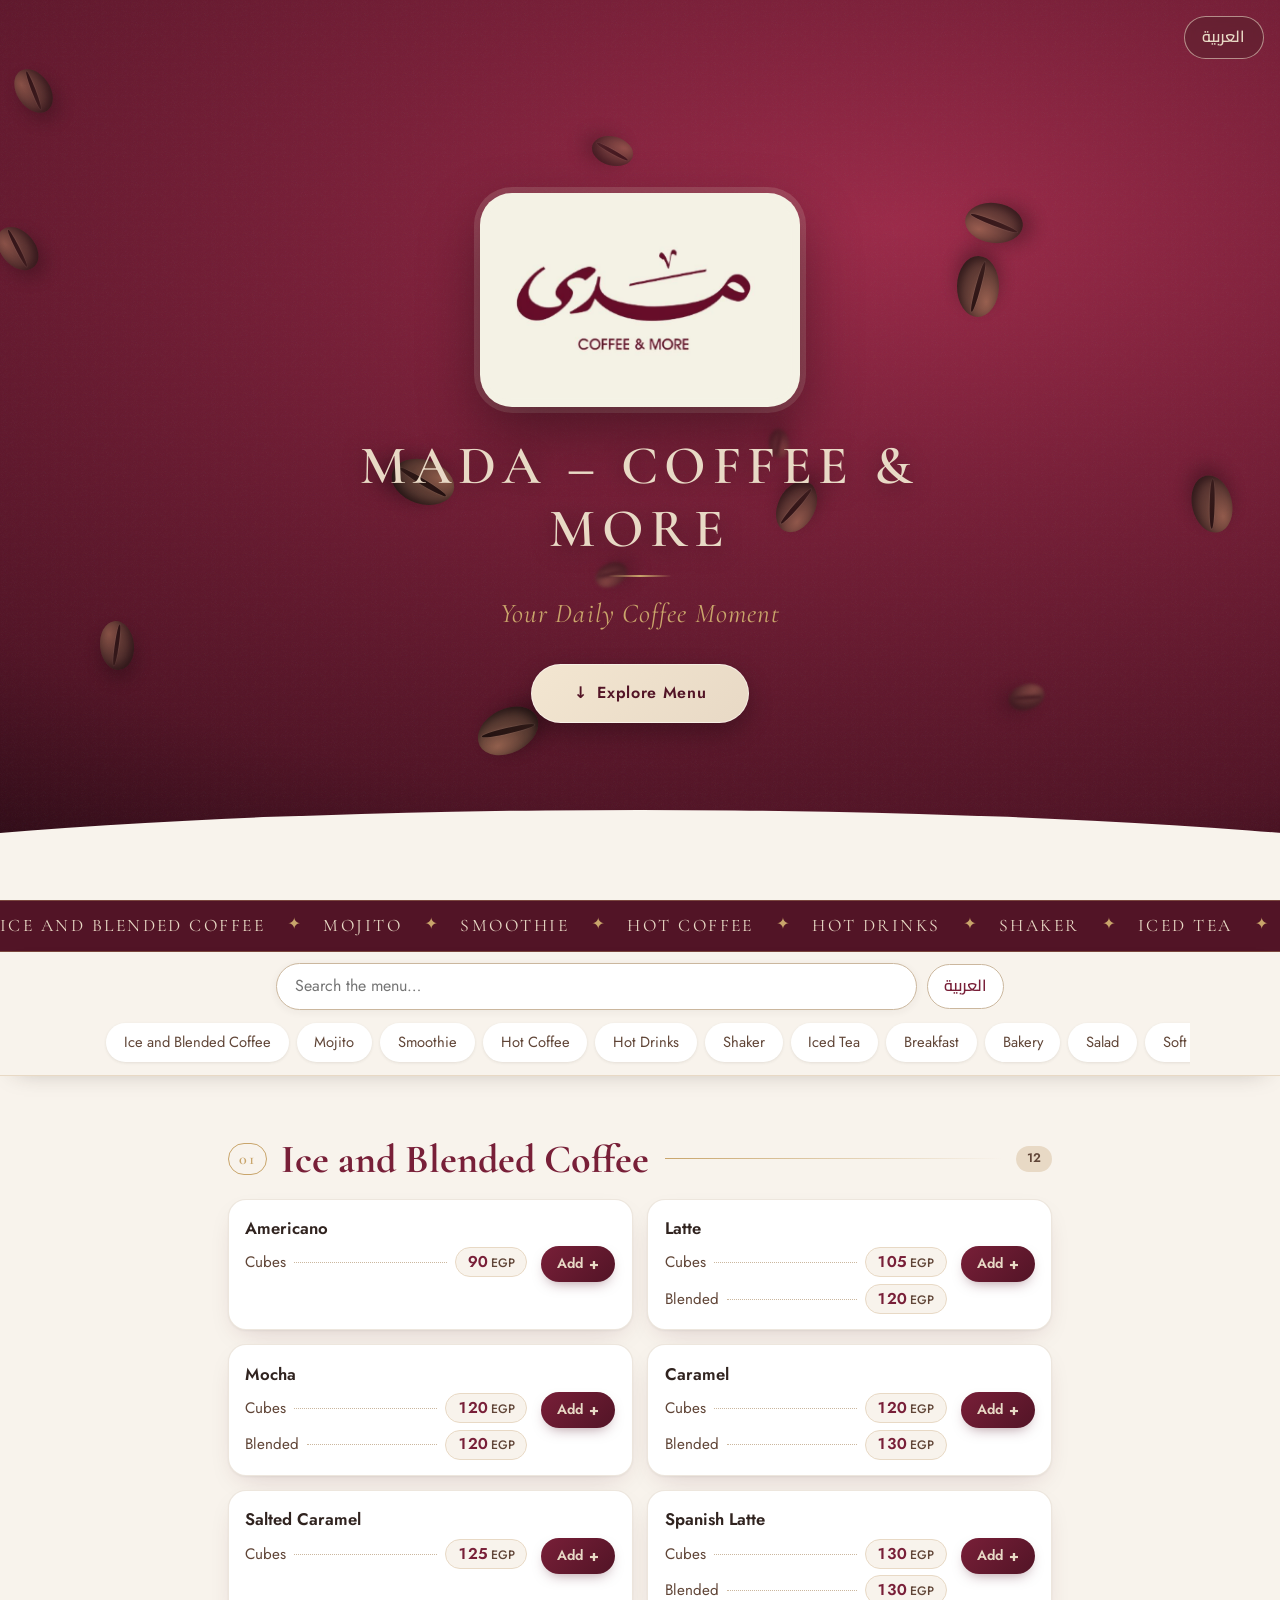
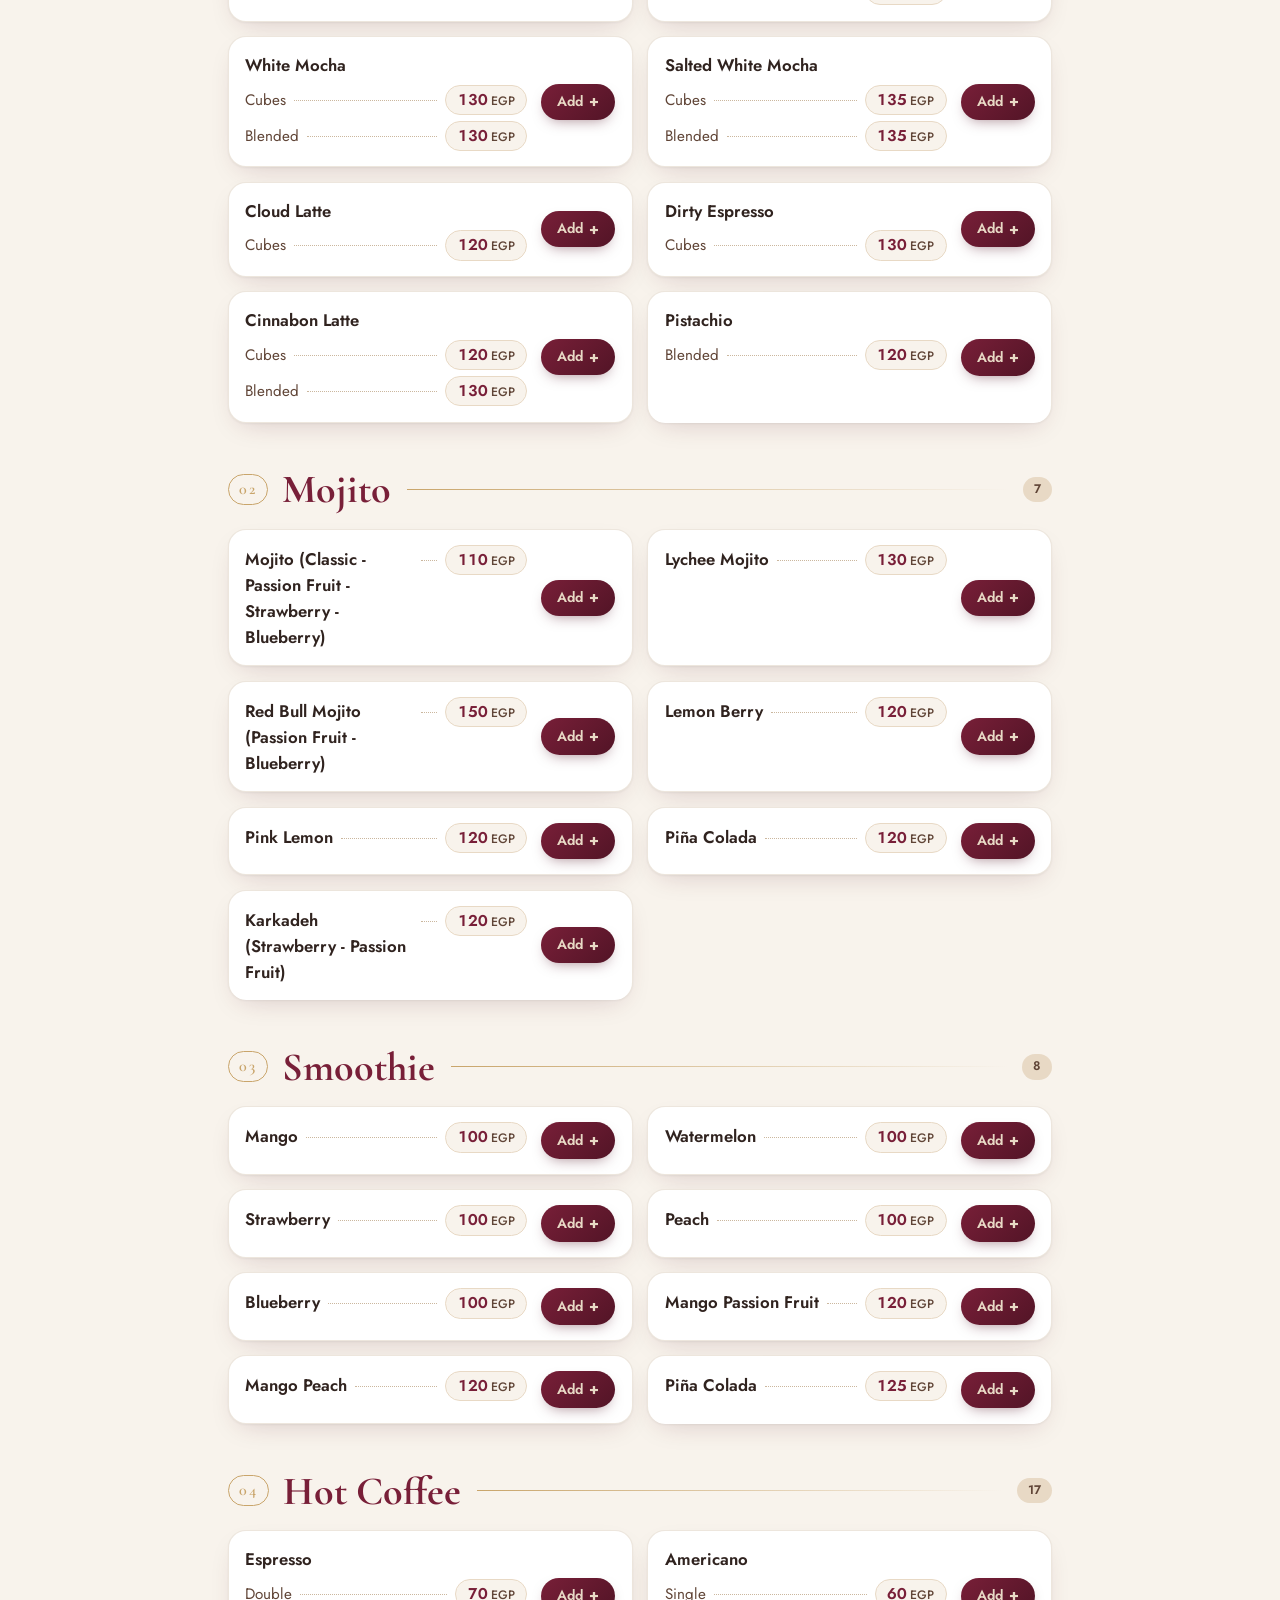
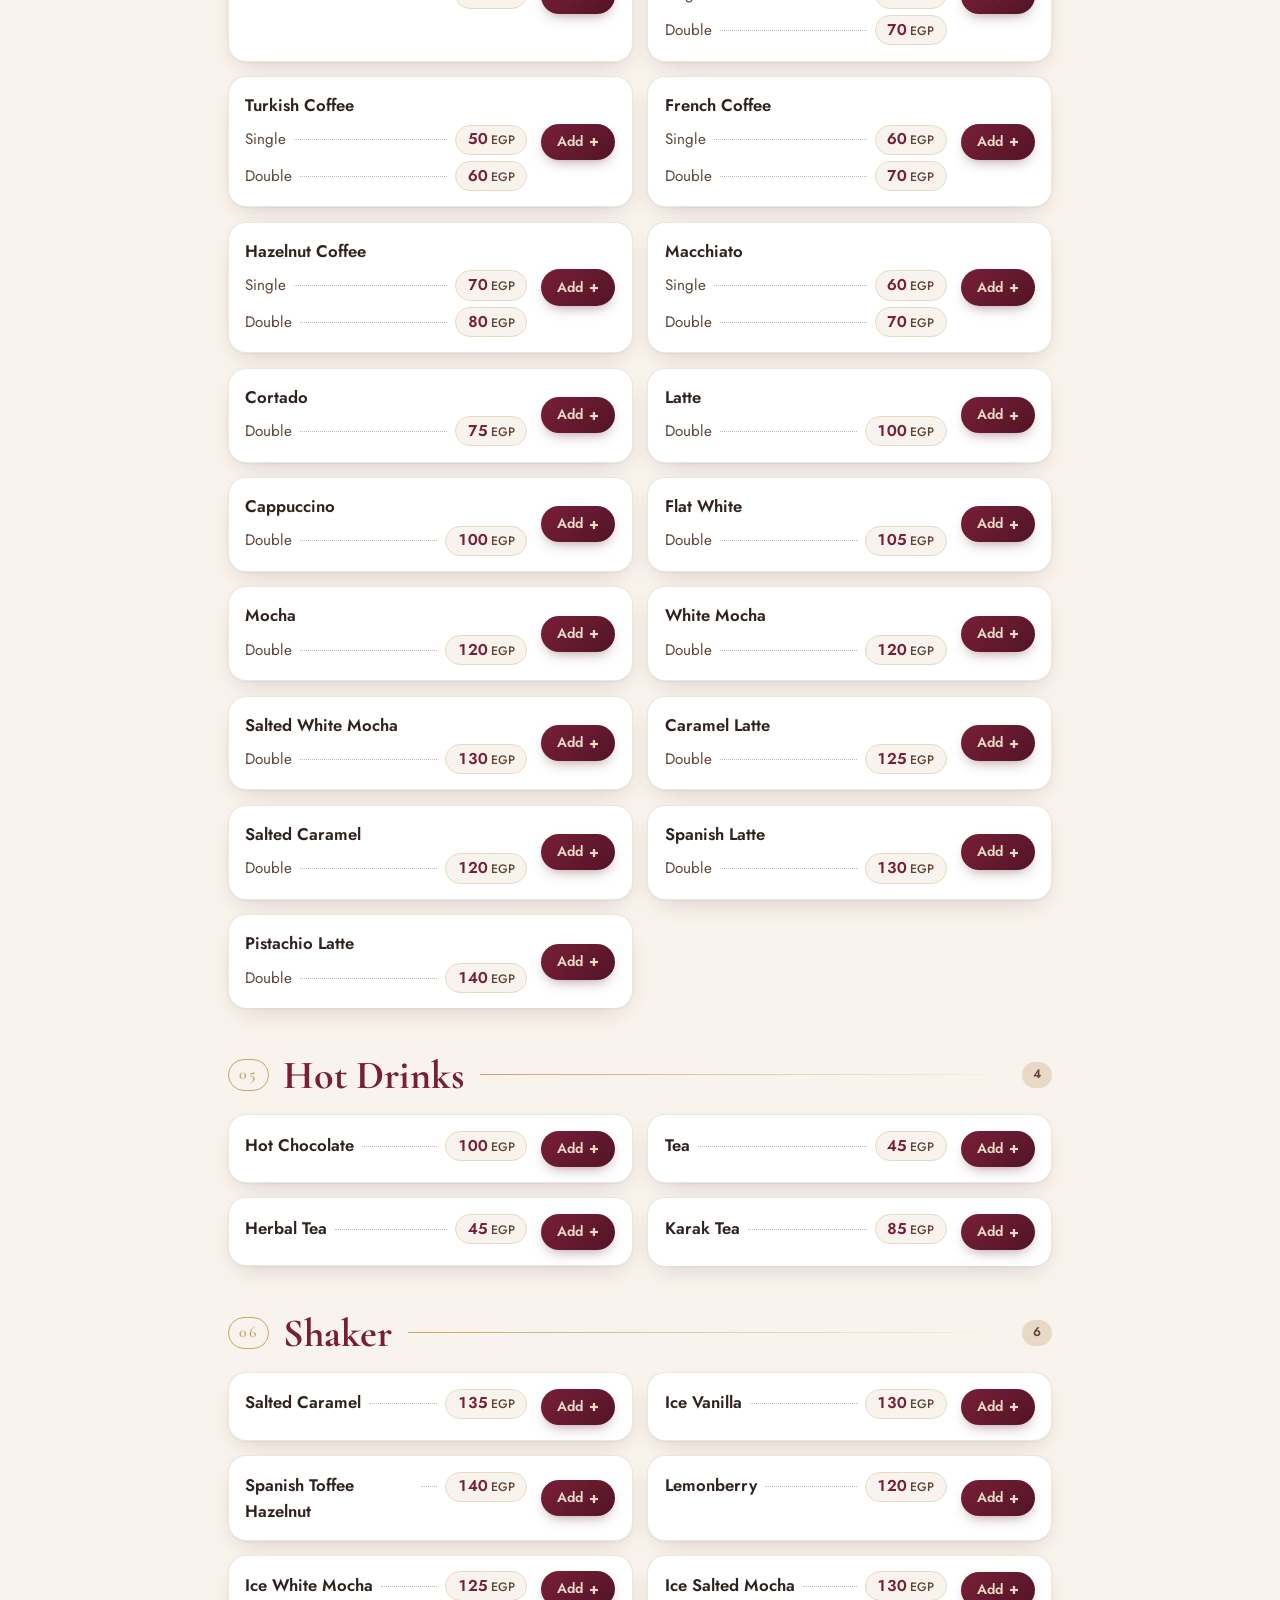
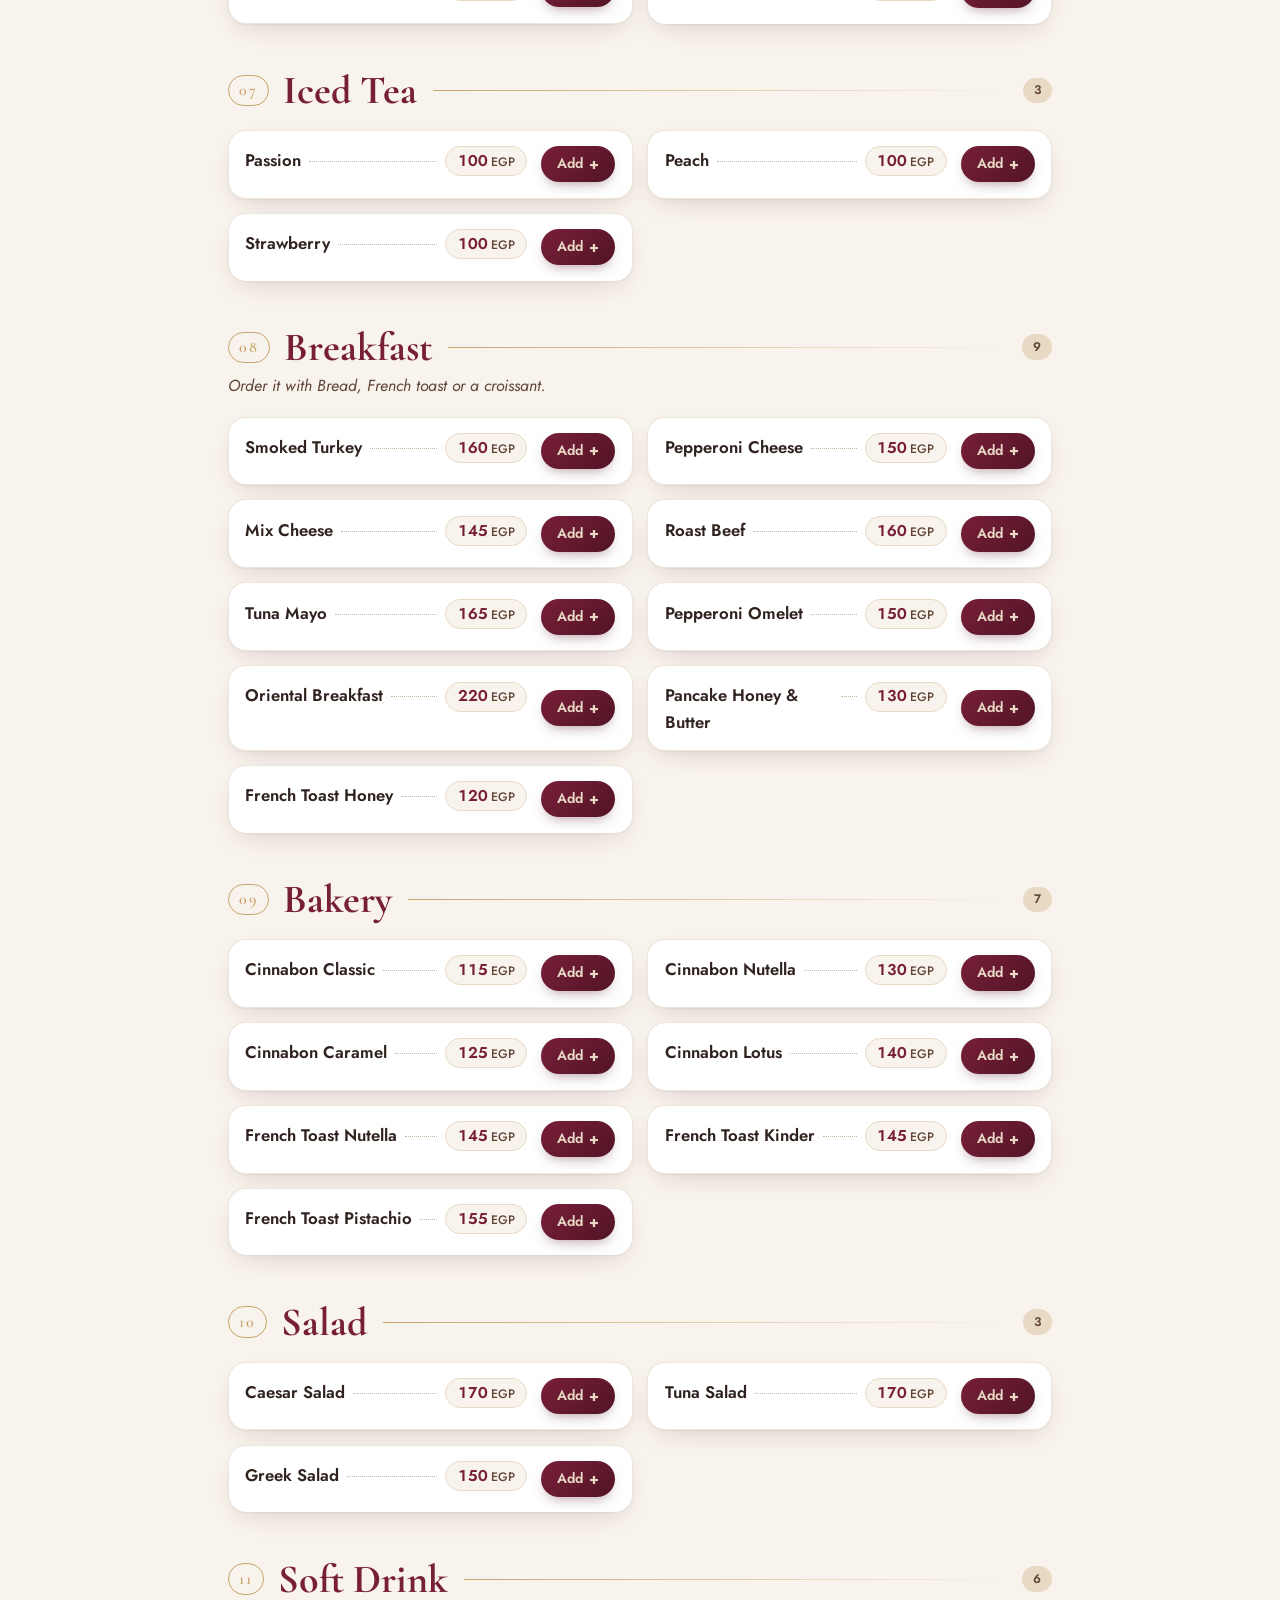
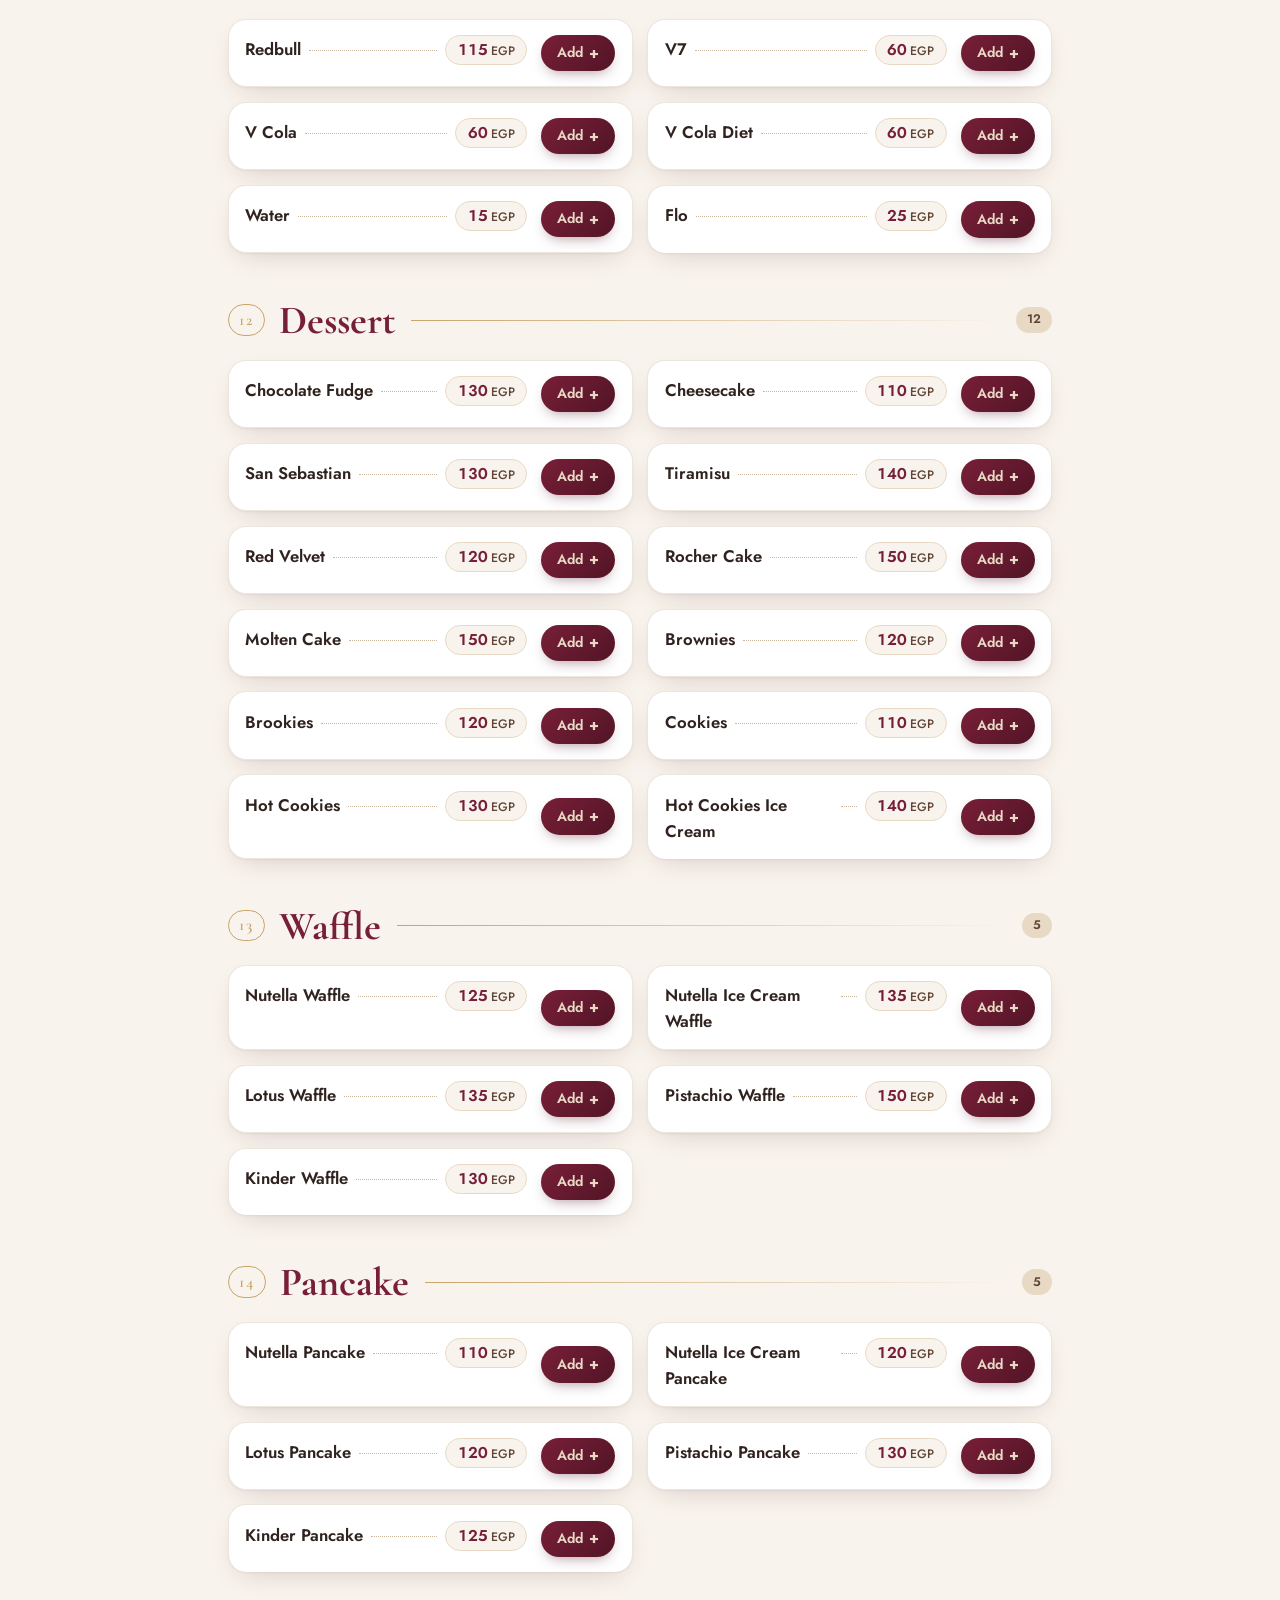
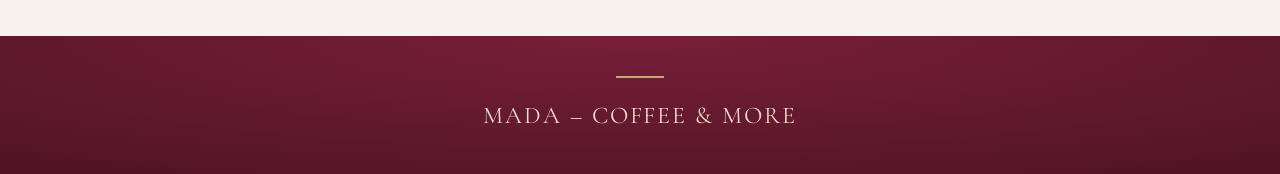
<file: index.html>
<!DOCTYPE html>
<html lang="en" dir="ltr">
<head>
<meta charset="utf-8">
<meta name="viewport" content="width=device-width, initial-scale=1, viewport-fit=cover">
<title>MADA – COFFEE & MORE | Menu</title>
<meta name="description" content="MADA – COFFEE & MORE: Your Daily Coffee Moment. Browse our full coffee, drinks, bakery and dessert menu.">
<meta name="theme-color" content="#781F38">
<meta property="og:type" content="website">
<meta property="og:title" content="MADA – COFFEE & MORE">
<meta property="og:description" content="Your Daily Coffee Moment. Browse our full menu.">
<meta property="og:image" content="assets/logo.png">
<meta name="twitter:card" content="summary">
<link rel="icon" type="image/png" href="assets/favicon.png">
<link rel="apple-touch-icon" href="assets/favicon.png">
<link rel="preconnect" href="https://fonts.googleapis.com">
<link rel="preconnect" href="https://fonts.gstatic.com" crossorigin>
<link href="https://fonts.googleapis.com/css2?family=Amiri:wght@400;700&family=Cairo:wght@400;600;700&family=Cormorant+Garamond:ital,wght@0,500;0,600;0,700;1,500&family=Jost:wght@400;500;600&display=swap" rel="stylesheet">
<link rel="stylesheet" href="css/style.css">
</head>
<body>
<div id="app"><div class="boot" aria-live="polite">MADA</div></div>
<script src="js/app.js?v=0cbf84c"></script>
</body>
</html>
</file>
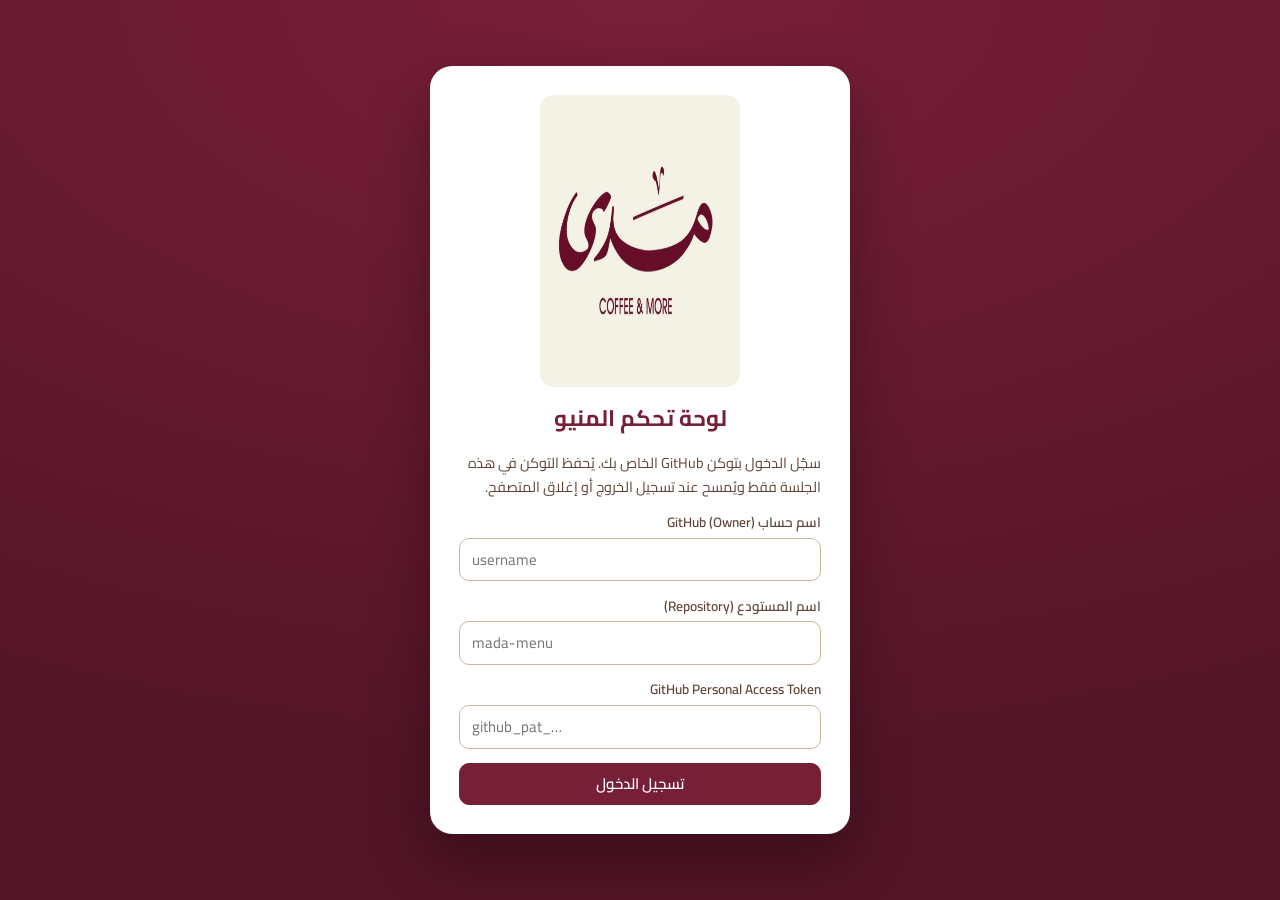
<file: admin.html>
<!DOCTYPE html>
<html lang="ar" dir="rtl">
<head>
<meta charset="utf-8">
<meta name="viewport" content="width=device-width, initial-scale=1">
<meta name="robots" content="noindex,nofollow">
<title>لوحة التحكم | MADA</title>
<link rel="icon" type="image/png" href="assets/favicon.png">
<link rel="preconnect" href="https://fonts.googleapis.com">
<link rel="preconnect" href="https://fonts.gstatic.com" crossorigin>
<link href="https://fonts.googleapis.com/css2?family=Cairo:wght@400;600;700&display=swap" rel="stylesheet">
<link rel="stylesheet" href="css/admin.css">
</head>
<body>

<section id="login" class="login">
  <form id="loginForm" class="login-card" autocomplete="off">
    <img src="assets/logo.png" alt="MADA" class="login-logo" width="450" height="292">
    <h1>لوحة تحكم المنيو</h1>
    <p class="muted">سجّل الدخول بتوكن GitHub الخاص بك. يُحفظ التوكن في هذه الجلسة فقط ويُمسح عند تسجيل الخروج أو إغلاق المتصفح.</p>
    <label class="fld"><span>اسم حساب GitHub (Owner)</span><input id="owner" dir="ltr" required placeholder="username"></label>
    <label class="fld"><span>اسم المستودع (Repository)</span><input id="repo" dir="ltr" required placeholder="mada-menu"></label>
    <label class="fld"><span>GitHub Personal Access Token</span><input id="token" type="password" dir="ltr" required placeholder="github_pat_…" autocomplete="off"></label>
    <p id="loginErr" class="msg err" hidden></p>
    <button class="btn primary block" id="loginBtn" type="submit">تسجيل الدخول</button>
  </form>
</section>

<div id="app" hidden>
  <header class="top">
    <div class="brand"><img src="assets/favicon.png" alt="" width="36" height="36"><strong>لوحة تحكم MADA</strong></div>
    <div class="top-actions">
      <span id="dirtyBadge" class="badge" hidden>تعديلات غير منشورة</span>
      <button class="btn primary" id="publishBtn" data-act="publish" disabled>نشر التعديلات</button>
      <button class="btn ghost" data-act="logout">تسجيل الخروج</button>
    </div>
  </header>
  <nav class="tabs" id="tabs"></nav>
  <main id="view" class="view"></main>
</div>

<div id="modalRoot"></div>
<div id="toasts" class="toasts" aria-live="polite"></div>

<script src="js/github-api.js"></script>
<script src="js/admin.js"></script>
</body>
</html>
</file>
<file: css/style.css>
:root{
  --primary:#781F38;--primaryDark:#521426;--cream:#E8D9C5;--beige:#CBB79E;--coffee:#604537;--dark:#30231F;--bg:#F8F3EC;
  --logo-bg:#F4F2E5;
  --f-head:'Cormorant Garamond','Amiri',Georgia,serif;
  --f-body:'Jost','Cairo',system-ui,-apple-system,'Segoe UI',sans-serif;
}
html[lang=ar]{--f-head:'Amiri','Cormorant Garamond',serif;--f-body:'Cairo','Jost',system-ui,sans-serif}
*{box-sizing:border-box;margin:0;padding:0}
html{scroll-behavior:smooth;-webkit-text-size-adjust:100%}
body{background:var(--bg);color:var(--dark);font-family:var(--f-body);line-height:1.55;min-height:100vh;-webkit-font-smoothing:antialiased}
img{max-width:100%;display:block}
button,input{font:inherit;color:inherit}
a{color:inherit}
:focus-visible{outline:2px solid var(--primary);outline-offset:3px}
.boot{display:grid;place-items:center;height:100vh;font-family:var(--f-head);font-size:2rem;letter-spacing:.3em;color:var(--primary)}

/* HERO */
.hero{position:relative;min-height:100svh;display:grid;place-items:center;text-align:center;color:var(--cream);padding:5rem 1.5rem 4rem;overflow:hidden;
  background:radial-gradient(120% 80% at 50% 0%,var(--primary) 0%,var(--primaryDark) 70%)}
.hero-bg{position:absolute;inset:0;background-size:cover;background-position:center;opacity:.28;mix-blend-mode:luminosity}
.hero::after{content:"";position:absolute;inset:auto 0 0;height:90px;background:var(--bg);clip-path:ellipse(75% 100% at 50% 100%)}
.hero-inner{position:relative;z-index:1;max-width:560px;display:flex;flex-direction:column;align-items:center;gap:1rem;animation:rise .9s cubic-bezier(.2,.7,.2,1) both}
.logo-card{background:var(--logo-bg);border-radius:28px;padding:.5rem;box-shadow:0 24px 60px rgba(0,0,0,.35),0 0 0 6px rgba(232,217,197,.18);width:min(320px,78vw)}
.logo-card img{width:100%;height:auto;border-radius:22px}
.hero h1{font-family:var(--f-head);font-weight:600;font-size:clamp(1.9rem,6vw,2.8rem);letter-spacing:.06em;line-height:1.15;margin-top:.8rem}
.tag{font-family:var(--f-head);font-style:italic;font-size:clamp(1.3rem,4vw,1.7rem);color:var(--beige)}
html[lang=ar] .tag{font-style:normal}
.hero .about{max-width:44ch;font-size:.98rem;opacity:.85}
.btn{display:inline-block;margin-top:.8rem;padding:.9rem 2.4rem;border-radius:999px;background:var(--cream);color:var(--primaryDark);font-weight:600;text-decoration:none;letter-spacing:.04em;transition:transform .2s,background .2s}
.btn:hover{background:#fff;transform:translateY(-2px)}
.lang-btn{position:absolute;z-index:2;top:max(1rem,env(safe-area-inset-top));inset-inline-end:1rem;border:1px solid rgba(232,217,197,.6);background:rgba(48,35,31,.25);backdrop-filter:blur(6px);color:var(--cream);border-radius:999px;padding:.5rem 1.1rem;cursor:pointer;font-weight:600;transition:background .2s}
.lang-btn:hover{background:rgba(48,35,31,.5)}
@keyframes rise{from{opacity:0;transform:translateY(24px)}to{opacity:1;transform:none}}

/* STICKY NAV */
.bar{position:sticky;top:0;z-index:20;background:rgba(248,243,236,.95);backdrop-filter:blur(10px);border-bottom:1px solid var(--cream);padding-top:env(safe-area-inset-top)}
.search{display:flex;align-items:center;gap:.6rem;max-width:760px;margin:0 auto;padding:.7rem 1rem .4rem}
.search input{flex:1;min-width:0;border:1px solid var(--beige);background:#fff;border-radius:999px;padding:.65rem 1.1rem;outline:none;transition:border-color .2s,box-shadow .2s}
.search input:focus{border-color:var(--primary);box-shadow:0 0 0 3px rgba(120,31,56,.12)}
.bar .lang-mini{border:1px solid var(--beige);background:#fff;border-radius:999px;padding:.55rem 1rem;cursor:pointer;font-weight:600;color:var(--primary)}
.chips{display:flex;gap:.5rem;overflow-x:auto;padding:.4rem 1rem .8rem;scrollbar-width:none;max-width:1100px;margin:0 auto;position:relative}
.chips::-webkit-scrollbar{display:none}
.chip{flex:none;border:1px solid var(--beige);background:transparent;color:var(--coffee);border-radius:999px;padding:.45rem 1.05rem;cursor:pointer;white-space:nowrap;font-size:.92rem;transition:all .2s}
.chip:hover{border-color:var(--primary);color:var(--primary)}
.chip.on{background:var(--primary);border-color:var(--primary);color:var(--cream);font-weight:600}

/* MENU */
main{max-width:760px;margin:0 auto;padding:1rem 1.1rem 4rem}
.cat{padding-top:2.2rem;scroll-margin-top:9.5rem}
.cat-img{height:130px;border-radius:18px;object-fit:cover;width:100%;margin-bottom:1rem}
.cat h2{font-family:var(--f-head);font-weight:700;font-size:clamp(1.9rem,6vw,2.5rem);color:var(--primary);line-height:1.1;display:flex;align-items:center;gap:1rem}
.cat h2::after{content:"";flex:1;height:1px;background:linear-gradient(to var(--end,right),var(--beige),transparent)}
html[dir=rtl] .cat h2{--end:left}
.cat-desc{color:var(--coffee);font-style:italic;margin-top:.3rem}
html[lang=ar] .cat-desc{font-style:normal}
.items{list-style:none;margin-top:1rem}
.item{display:flex;gap:.9rem;align-items:flex-start;padding:.85rem 0;border-bottom:1px solid rgba(203,183,158,.35)}
.item:last-child{border-bottom:0}
.thumb{flex:none;width:68px;height:68px;border-radius:14px;object-fit:cover;background:var(--cream)}
.info{flex:1;min-width:0}
.row{display:flex;align-items:baseline;gap:.5rem}
.nm{font-weight:600;font-size:1.04rem;color:var(--dark)}
.lead{flex:1;border-bottom:2px dotted var(--beige);transform:translateY(-4px);min-width:16px}
.pr{font-weight:600;color:var(--primary);white-space:nowrap;font-variant-numeric:tabular-nums}
.pr small{font-weight:500;color:var(--coffee);font-size:.78em;margin-inline-start:.2rem}
.opt{display:flex;align-items:baseline;gap:.5rem;margin-top:.25rem;font-size:.95rem}
.opt .lb{color:var(--coffee)}
.ds{font-size:.88rem;color:var(--coffee);margin-top:.15rem}
.empty{text-align:center;padding:3rem 1rem;color:var(--coffee)}
.err{max-width:420px;margin:30vh auto;text-align:center;padding:1rem;color:var(--primaryDark)}

/* FOOTER */
footer{background:var(--primaryDark);color:var(--cream);text-align:center;padding:2.5rem 1.2rem calc(2.5rem + env(safe-area-inset-bottom))}
footer .ft-name{font-family:var(--f-head);font-size:1.5rem;letter-spacing:.08em}
.links{display:flex;flex-wrap:wrap;justify-content:center;gap:.6rem;margin-top:1rem}
.links a{border:1px solid rgba(232,217,197,.45);border-radius:999px;padding:.45rem 1.1rem;text-decoration:none;font-size:.92rem;transition:background .2s}
.links a:hover{background:rgba(232,217,197,.15)}
.addr{margin-top:.8rem;opacity:.8;font-size:.9rem}

@media (min-width:700px){.thumb{width:84px;height:84px}.cat-img{height:170px}}
@media (prefers-reduced-motion:reduce){*{animation:none!important;transition:none!important;scroll-behavior:auto!important}}

/* ===== MOTION & 3D LAYER ===== */
.hero{--mx:0;--my:0;--sy:0;perspective:1200px}
.hero-bg{transform:translate3d(calc(var(--mx)*-12px),calc(var(--sy)*.25px + var(--my)*-12px),0) scale(1.12)}
.hero-inner{animation:none}
.hero-inner>*{animation:rise .9s cubic-bezier(.2,.7,.2,1) both}
.hero-inner>:nth-child(2){animation-delay:.15s}.hero-inner>:nth-child(3){animation-delay:.28s}
.hero-inner>:nth-child(4){animation-delay:.4s}.hero-inner>:nth-child(5){animation-delay:.52s}

/* floating beans, parallax by depth (--z) */
.beans{position:absolute;inset:0;z-index:0;pointer-events:none;overflow:hidden}
.bw{position:absolute;transform:translate3d(calc(var(--mx)*var(--z)*34px),calc(var(--my)*var(--z)*34px - var(--sy)*var(--z)*.28px),0);transition:transform .25s ease-out}
.bean{display:block;width:var(--s);height:calc(var(--s)*1.45);border-radius:50%;position:relative;
  background:radial-gradient(ellipse at 30% 25%,#9a6a52,var(--coffee) 42%,var(--dark) 100%);
  box-shadow:inset -3px -4px 8px rgba(0,0,0,.5),0 10px 18px rgba(0,0,0,.35);
  transform:rotate(var(--r));animation:drift var(--dur) ease-in-out var(--dl) infinite}
.bean::after{content:"";position:absolute;left:50%;top:9%;bottom:9%;width:13%;transform:translateX(-50%) skewX(-14deg);border-radius:50%;background:linear-gradient(#1b110d,#2a1c16);box-shadow:0 0 0 1px rgba(255,255,255,.06)}
@keyframes drift{0%,100%{transform:rotate(var(--r)) translateY(0) rotateX(0) rotateY(0)}50%{transform:rotate(calc(var(--r) + 40deg)) translateY(-16px) rotateX(35deg) rotateY(25deg)}}

/* logo: floating + pointer tilt + glare */
.logo-wrap{position:relative;width:min(320px,78vw);perspective:900px;animation:rise .9s cubic-bezier(.2,.7,.2,1) both,bob 6s ease-in-out 1s infinite}
@keyframes bob{0%,100%{translate:0 0}50%{translate:0 -10px}}
.logo-card{position:relative;width:100%;transform-style:preserve-3d;transform:rotateX(calc(var(--my)*-9deg)) rotateY(calc(var(--mx)*11deg));transition:transform .2s ease-out,box-shadow .2s;
  box-shadow:calc(var(--mx)*-18px) calc(24px + var(--my)*-12px) 60px rgba(0,0,0,.38),0 0 0 6px rgba(232,217,197,.18)}
.logo-card::after{content:"";position:absolute;inset:0;border-radius:inherit;pointer-events:none;mix-blend-mode:soft-light;
  background:radial-gradient(circle at calc(50% + var(--mx)*45%) calc(50% + var(--my)*45%),rgba(255,255,255,.7),transparent 55%)}
.logo-card img{transform:translateZ(30px)}

/* steam */
.steam{position:absolute;inset-inline:0;bottom:92%;height:90px;display:flex;justify-content:center;gap:34px;pointer-events:none}
.steam span{width:12px;height:60px;border-radius:50%;background:linear-gradient(to top,rgba(232,217,197,.55),transparent);filter:blur(7px);opacity:0;animation:steam 4s ease-in infinite}
.steam span:nth-child(2){animation-delay:1.3s;height:75px}.steam span:nth-child(3){animation-delay:2.4s}
@keyframes steam{0%{transform:translateY(30px) scaleX(1);opacity:0}30%{opacity:.8}100%{transform:translateY(-50px) scaleX(2.4);opacity:0}}

/* button shimmer */
.btn{position:relative;overflow:hidden;box-shadow:0 10px 24px rgba(0,0,0,.28)}
.btn::after{content:"";position:absolute;inset:0;background:linear-gradient(110deg,transparent 30%,rgba(255,255,255,.7) 50%,transparent 70%);transform:translateX(-120%);animation:shine 4.5s ease-in-out 2s infinite}
@keyframes shine{0%,60%{transform:translateX(-120%)}100%{transform:translateX(120%)}}

/* nav chips */
.chip{transition:all .25s cubic-bezier(.3,.8,.3,1)}
.chip.on{transform:translateY(-1px) scale(1.05);box-shadow:0 8px 16px rgba(120,31,56,.3)}

/* scroll reveal in 3D */
.items{perspective:900px}
.item{opacity:0;transform:translateY(22px) rotateX(-14deg);transform-origin:50% 0;transition:opacity .6s ease var(--d,0ms),transform .7s cubic-bezier(.2,.7,.2,1) var(--d,0ms),background .25s}
.item.in{opacity:1;transform:none}
.cat h2{transform:translateX(-14px);opacity:0;transition:opacity .6s,transform .7s cubic-bezier(.2,.7,.2,1)}
html[dir=rtl] .cat h2{transform:translateX(14px)}
.cat.in h2{opacity:1;transform:none}
.cat h2::after{transform:scaleX(0);transform-origin:var(--o,left);transition:transform 1s ease .2s}
html[dir=rtl] .cat h2::after{--o:right}
.cat.in h2::after{transform:scaleX(1)}
.cat-img{transition:transform .5s cubic-bezier(.2,.7,.2,1),box-shadow .5s}
.cat-img:hover{transform:perspective(700px) rotateX(3deg) scale(1.02);box-shadow:0 18px 30px rgba(48,35,31,.25)}

/* item hover: lift + price pop + thumb 3D */
.item.in:hover{background:linear-gradient(90deg,rgba(232,217,197,.35),transparent);transform:translateX(4px)}
html[dir=rtl] .item.in:hover{transform:translateX(-4px)}
.pr{display:inline-block;transition:transform .25s}
.item:hover .pr{transform:scale(1.12)}
.thumb{transition:transform .4s cubic-bezier(.2,.7,.2,1),box-shadow .4s}
.item:hover .thumb{transform:perspective(300px) rotateY(-14deg) rotateX(6deg) scale(1.08);box-shadow:8px 12px 18px rgba(48,35,31,.3)}

@media (prefers-reduced-motion:reduce){
  .item,.cat h2{opacity:1!important;transform:none!important}
  .cat h2::after{transform:none!important}
  .bean,.logo-wrap,.steam span,.btn::after{animation:none!important}
  .logo-card,.bw,.hero-bg{transform:none!important}
}


/* ===== REDESIGN v2 ===== */
:root{--card:#fff;--shadow:0 1px 2px rgba(48,35,31,.05),0 10px 28px -12px rgba(82,20,38,.22);--gold:#C9A56B}
body{background:var(--bg);background-image:radial-gradient(60% 40% at 100% 0%,rgba(120,31,56,.06),transparent),radial-gradient(50% 30% at 0% 60%,rgba(201,165,107,.10),transparent);background-attachment:fixed}
.hero{background:radial-gradient(90% 60% at 50% 18%,#9b2a49 0%,var(--primary) 35%,var(--primaryDark) 78%,#2d0b16 100%);background-size:140% 140%;animation:aur 14s ease-in-out infinite alternate}
@keyframes aur{from{background-position:30% 0}to{background-position:70% 100%}}
.hero::before{content:"";position:absolute;inset:0;z-index:0;opacity:.07;pointer-events:none;background-image:url("data:image/svg+xml;utf8,<svg xmlns='http://www.w3.org/2000/svg' width='160' height='160'><filter id='n'><feTurbulence baseFrequency='.9' numOctaves='2'/></filter><rect width='160' height='160' filter='url(%23n)'/></svg>")}
.hero h1{font-size:clamp(2.1rem,8vw,3.4rem);letter-spacing:.12em;text-shadow:0 4px 24px rgba(0,0,0,.35)}
.hero h1::after{content:"";display:block;width:64px;height:2px;margin:.9rem auto 0;background:linear-gradient(90deg,transparent,var(--gold),transparent);animation:grow 1.2s ease .6s both}
@keyframes grow{from{width:0;opacity:0}to{width:64px;opacity:1}}
.tag{color:var(--gold);letter-spacing:.04em}
.btn{background:linear-gradient(135deg,#f3e6d1,var(--cream));padding:1rem 2.6rem;border:1px solid rgba(255,255,255,.5)}
.btn::before{content:"↓";margin-inline-end:.6rem;display:inline-block;animation:nudge 1.8s ease-in-out infinite}
@keyframes nudge{0%,100%{transform:translateY(-2px)}50%{transform:translateY(3px)}}
.logo-card{border-radius:32px}

/* scroll progress + top */
.progress{position:fixed;top:0;left:0;right:0;height:3px;z-index:60;background:linear-gradient(90deg,var(--gold),var(--primary));transform:scaleX(0);transform-origin:left;pointer-events:none}
html[dir=rtl] .progress{transform-origin:right}
.to-top{position:fixed;bottom:max(1.1rem,env(safe-area-inset-bottom));inset-inline-end:1.1rem;z-index:50;width:48px;height:48px;border-radius:50%;border:0;background:var(--primary);color:var(--cream);font-size:1.25rem;cursor:pointer;box-shadow:0 10px 24px rgba(82,20,38,.4);opacity:0;transform:translateY(20px) scale(.8);pointer-events:none;transition:all .35s cubic-bezier(.3,1.4,.4,1)}
.to-top.show{opacity:1;transform:none;pointer-events:auto}
.to-top:active{transform:scale(.92)}

/* marquee */
.marquee{background:var(--primaryDark);color:var(--cream);overflow:hidden;white-space:nowrap;padding:.7rem 0;border-block:1px solid rgba(201,165,107,.35);direction:ltr}
.mq{display:inline-flex;gap:1.4rem;animation:mq 40s linear infinite;padding-inline-end:1.4rem}
.mq span{font-family:var(--f-head);font-size:1.1rem;letter-spacing:.14em;text-transform:uppercase}
.mq b{color:var(--gold);font-weight:400}
@keyframes mq{to{transform:translateX(-50%)}}
.marquee:hover .mq{animation-play-state:paused}

/* sticky bar */
.bar{background:rgba(248,243,236,.88);backdrop-filter:blur(14px) saturate(1.4);box-shadow:0 8px 24px -16px rgba(48,35,31,.4)}
.search input{box-shadow:0 2px 8px rgba(48,35,31,.06)}
.chip{background:#fff;border-color:transparent;box-shadow:0 1px 3px rgba(48,35,31,.1)}
.chip.on{background:linear-gradient(135deg,var(--primary),var(--primaryDark))}

/* categories */
main{max-width:860px}
.cat{padding-top:2.8rem}
.cat-head{display:flex;align-items:center;gap:.9rem}
.cat-no{font-family:var(--f-head);font-size:1rem;font-weight:600;color:var(--gold);letter-spacing:.1em;border:1px solid var(--gold);border-radius:999px;padding:.15rem .65rem;direction:ltr}
.cat-head h2{flex:1;min-width:0}
.cat-n{font-size:.78rem;color:var(--coffee);background:var(--cream);border-radius:999px;padding:.2rem .7rem;font-weight:600;direction:ltr}
.cat-head h2{opacity:0;transform:translateX(-14px);transition:opacity .6s,transform .7s cubic-bezier(.2,.7,.2,1)}
html[dir=rtl] .cat-head h2{transform:translateX(14px)}
.cat.in .cat-head h2{opacity:1;transform:none}
.cat-head h2::after{background:linear-gradient(to var(--end,right),var(--gold),transparent)}
.cat .cat-no,.cat .cat-n{opacity:0;transform:scale(.6);transition:all .5s cubic-bezier(.3,1.5,.4,1) .15s}
.cat.in .cat-no,.cat.in .cat-n{opacity:1;transform:none}

/* item cards */
.items{display:grid;grid-template-columns:1fr;gap:.7rem;margin-top:1.1rem;perspective:none}
@media(min-width:720px){.items{grid-template-columns:1fr 1fr;gap:.9rem}}
.item{background:var(--card);border:1px solid rgba(203,183,158,.35);border-radius:18px;padding:.95rem 1.05rem;box-shadow:var(--shadow);position:relative;overflow:hidden;
  border-bottom:1px solid rgba(203,183,158,.35);opacity:0;transform:translateY(26px) scale(.97);transform-origin:50% 100%;
  transition:opacity .55s ease var(--d,0ms),transform .65s cubic-bezier(.2,.8,.2,1.05) var(--d,0ms),box-shadow .3s,border-color .3s}
.item::before{content:"";position:absolute;inset-block:0;inset-inline-start:0;width:3px;background:linear-gradient(var(--gold),var(--primary));transform:scaleY(0);transform-origin:top;transition:transform .35s}
.item.in{opacity:1;transform:none}
.item.in:hover{background:var(--card);transform:translateY(-3px);box-shadow:0 2px 4px rgba(48,35,31,.06),0 18px 34px -14px rgba(82,20,38,.35);border-color:rgba(201,165,107,.7)}
html[dir=rtl] .item.in:hover{transform:translateY(-3px)}
.item:hover::before{transform:scaleY(1)}
.item:active{transform:scale(.985)!important}
.nm{font-size:1.05rem}
.lead{border-bottom:1.5px dotted var(--beige)}
.pr{background:var(--bg);border:1px solid var(--cream);border-radius:999px;padding:.12rem .7rem;color:var(--primary);font-size:.98rem}
.item:hover .pr{transform:scale(1.08);background:var(--primary);color:var(--cream);border-color:var(--primary)}
.item:hover .pr small{color:var(--cream)}
.opt{margin-top:.4rem}
.thumb{border-radius:14px}

footer{background:radial-gradient(80% 120% at 50% 0%,var(--primary),var(--primaryDark));position:relative}
footer::before{content:"";display:block;width:48px;height:2px;margin:0 auto 1.2rem;background:var(--gold)}
@media (prefers-reduced-motion:reduce){
  .hero,.mq,.btn::before{animation:none!important}
  .item,.cat-head h2,.cat .cat-no,.cat .cat-n{opacity:1!important;transform:none!important}
}

/* ===== CART / ORDERING ===== */
.add-btn{flex:none;align-self:center;display:inline-flex;align-items:center;gap:.35rem;border:0;cursor:pointer;
  background:linear-gradient(135deg,var(--primary),var(--primaryDark));color:var(--cream);border-radius:999px;
  padding:.45rem 1rem;font-size:.88rem;font-weight:600;box-shadow:0 6px 14px -6px rgba(82,20,38,.5);
  transition:transform .18s,box-shadow .18s;position:relative}
.add-btn b{font-size:1.05em;line-height:1}
.add-btn:hover{transform:translateY(-2px);box-shadow:0 10px 18px -6px rgba(82,20,38,.55)}
.add-btn:active{transform:scale(.93)}
.add-btn .cnt{position:absolute;top:-7px;inset-inline-end:-5px;min-width:20px;height:20px;border-radius:999px;
  background:var(--gold);color:var(--primaryDark);font-size:.72rem;font-weight:700;display:grid;place-items:center;
  padding:0 5px;box-shadow:0 2px 6px rgba(0,0,0,.25);animation:pop .3s cubic-bezier(.3,1.6,.4,1)}
@keyframes pop{from{transform:scale(0)}to{transform:scale(1)}}
.item{flex-wrap:nowrap}
@media(max-width:400px){.add-btn{padding:.4rem .8rem;font-size:.82rem}}

/* floating cart bar */
.cartbar{position:fixed;bottom:max(.9rem,env(safe-area-inset-bottom));inset-inline:1rem;z-index:55;display:flex;justify-content:center;pointer-events:none}
.cbtn{pointer-events:auto;display:flex;align-items:center;gap:.7rem;width:min(560px,100%);border:0;cursor:pointer;
  background:linear-gradient(135deg,var(--primary),var(--primaryDark));color:var(--cream);border-radius:999px;
  padding:.85rem 1.3rem;font-weight:600;font-size:.98rem;box-shadow:0 16px 34px -10px rgba(82,20,38,.55);
  border:1px solid rgba(201,165,107,.5);animation:cartin .35s cubic-bezier(.3,1.3,.4,1)}
@keyframes cartin{from{transform:translateY(24px);opacity:0}to{transform:none;opacity:1}}
.cbtn:active{transform:scale(.97)}
.cbag{position:relative;font-size:1.15rem}
.cbag i{position:absolute;top:-8px;inset-inline-end:-10px;font-style:normal;min-width:19px;height:19px;border-radius:999px;
  background:var(--gold);color:var(--primaryDark);font-size:.7rem;font-weight:700;display:grid;place-items:center;padding:0 4px}
.clabel{flex:1;text-align:start}
.ctot{font-variant-numeric:tabular-nums;background:rgba(232,217,197,.15);border-radius:999px;padding:.2rem .8rem}
body.has-cart .to-top{bottom:calc(max(1.1rem,env(safe-area-inset-bottom)) + 64px)}
body.has-cart main{padding-bottom:6.5rem}

/* scrim + bottom sheets */
.scrim{position:fixed;inset:0;z-index:70;background:rgba(48,35,31,.45);backdrop-filter:blur(2px);
  opacity:0;transition:opacity .25s}
.scrim.on{opacity:1}
.sheet{position:fixed;bottom:0;inset-inline:0;z-index:75;background:var(--bg);border-radius:24px 24px 0 0;
  max-width:640px;margin:0 auto;max-height:78svh;overflow-y:auto;padding:1.2rem 1.2rem calc(1.4rem + env(safe-area-inset-bottom));
  transform:translateY(105%);transition:transform .32s cubic-bezier(.3,.9,.3,1);box-shadow:0 -18px 40px rgba(48,35,31,.35)}
.sheet.open{transform:none}
.sh-head{display:flex;align-items:center;justify-content:space-between;gap:1rem;margin-bottom:.2rem}
.sh-head h3{font-family:var(--f-head);font-size:1.5rem;color:var(--primary)}
.sh-head .x{border:1px solid var(--beige);background:#fff;border-radius:50%;width:36px;height:36px;font-size:1.2rem;cursor:pointer;color:var(--coffee);line-height:1}
.sh-sub{color:var(--coffee);font-size:.9rem;margin-bottom:.8rem}
.vrow{display:flex;align-items:center;gap:.7rem;width:100%;border:1px solid rgba(203,183,158,.5);background:#fff;
  border-radius:16px;padding:.85rem 1.1rem;margin-bottom:.6rem;cursor:pointer;font-size:1rem;text-align:start;
  transition:border-color .2s,transform .15s;box-shadow:var(--shadow)}
.vrow:hover{border-color:var(--gold)}
.vrow:active{transform:scale(.98)}
.vrow>span:first-child{flex:1;font-weight:600}
.vadd{background:linear-gradient(135deg,var(--primary),var(--primaryDark));color:var(--cream);border-radius:999px;
  padding:.35rem .9rem;font-size:.85rem;font-weight:600}
.crow{display:flex;align-items:center;gap:.8rem;background:#fff;border:1px solid rgba(203,183,158,.5);border-radius:16px;
  padding:.7rem 1rem;margin-bottom:.6rem;box-shadow:var(--shadow)}
.cinfo{flex:1;min-width:0;display:flex;flex-direction:column}
.cnm{font-weight:600}
.clb{color:var(--coffee);font-size:.85rem}
.cpr{color:var(--primary);font-weight:600;font-size:.92rem;font-variant-numeric:tabular-nums}
.step{display:flex;align-items:center;gap:.55rem}
.step button{width:34px;height:34px;border-radius:50%;border:1px solid var(--beige);background:#fff;cursor:pointer;
  font-size:1.15rem;line-height:1;color:var(--primary);transition:all .15s;display:grid;place-items:center}
.step button:hover{border-color:var(--primary);background:var(--primary);color:var(--cream)}
.step b{min-width:1.4em;text-align:center;font-variant-numeric:tabular-nums}
.ctotal{display:flex;justify-content:space-between;align-items:center;font-weight:700;font-size:1.15rem;
  padding:1rem .3rem .4rem;color:var(--primaryDark)}
.send{display:block;width:100%;border:0;cursor:pointer;border-radius:999px;padding:1rem;margin-top:.5rem;
  background:#25D366;color:#fff;font-weight:700;font-size:1.05rem;box-shadow:0 12px 24px -10px rgba(37,211,102,.6);
  transition:transform .15s}
.send:active{transform:scale(.97)}
.clr{display:block;margin:.6rem auto 0;border:0;background:none;color:var(--coffee);cursor:pointer;font-size:.9rem;text-decoration:underline}
.cempty{text-align:center;color:var(--coffee);padding:2.2rem 1rem}
.toast{position:fixed;bottom:calc(max(.9rem,env(safe-area-inset-bottom)) + 76px);left:50%;transform:translate(-50%,16px);
  z-index:80;background:var(--dark);color:var(--cream);border-radius:999px;padding:.6rem 1.3rem;font-size:.92rem;
  opacity:0;pointer-events:none;transition:all .3s;box-shadow:0 10px 24px rgba(0,0,0,.3);max-width:88vw;text-align:center}
html[dir=rtl] .toast{transform:translate(50%,16px)}
.toast.show{opacity:1;transform:translate(-50%,0)}
html[dir=rtl] .toast.show{transform:translate(50%,0)}
@media (prefers-reduced-motion:reduce){.cbtn,.add-btn .cnt{animation:none!important}}

/* cart fixes */
.cartbar[hidden]{display:none}
.add-btn .cnt[hidden]{display:none}


/* order type + table number */
.otype{display:flex;gap:.6rem;margin:1rem 0 .2rem}
.obtn{flex:1;border:1px solid rgba(203,183,158,.5);background:#fff;border-radius:999px;padding:.75rem .5rem;cursor:pointer;font-weight:600;color:var(--coffee);font-size:.95rem;transition:all .15s;font-family:inherit}
.obtn.on{border-color:var(--primary);background:linear-gradient(135deg,var(--primary),var(--primaryDark));color:var(--cream);box-shadow:0 8px 18px -8px rgba(120,31,56,.5)}
.tno{width:100%;box-sizing:border-box;margin:.6rem 0 .2rem;border:1px solid rgba(203,183,158,.5);border-radius:16px;padding:.85rem 1.1rem;font-size:1rem;background:#fff;font-family:inherit;color:var(--dark)}
.tno:focus{outline:none;border-color:var(--primary)}
</file>
<file: css/admin.css>
:root{--primary:#781F38;--primaryDark:#521426;--cream:#E8D9C5;--beige:#CBB79E;--coffee:#604537;--dark:#30231F;--bg:#F8F3EC;--ok:#2f6b3f;--bad:#a3262b}
*{box-sizing:border-box;margin:0;padding:0}
body{font-family:'Cairo',system-ui,sans-serif;background:var(--bg);color:var(--dark);line-height:1.6;font-size:15px}
[hidden]{display:none!important}
button,input,select,textarea{font:inherit;color:inherit}
:focus-visible{outline:2px solid var(--primary);outline-offset:2px}
.muted{color:var(--coffee);font-size:.9rem}

/* login */
.login{min-height:100vh;display:grid;place-items:center;padding:1.2rem;background:radial-gradient(120% 90% at 50% 0%,var(--primary),var(--primaryDark))}
.login-card{background:#fff;border-radius:22px;padding:1.8rem;width:100%;max-width:420px;display:flex;flex-direction:column;gap:.9rem;box-shadow:0 24px 60px rgba(0,0,0,.3)}
.login-logo{width:200px;margin:0 auto;border-radius:14px}
.login-card h1{text-align:center;color:var(--primary);font-size:1.4rem}

/* controls */
.fld{display:flex;flex-direction:column;gap:.25rem}
.fld>span{font-size:.85rem;font-weight:600;color:var(--coffee)}
input,select,textarea{border:1px solid var(--beige);background:#fff;border-radius:10px;padding:.55rem .75rem;width:100%;min-width:0}
input[type=color]{padding:.15rem;height:40px;cursor:pointer}
input[type=checkbox]{width:auto}
input[type=file]{padding:.4rem}
textarea{resize:vertical;min-height:70px}
.btn{border:1px solid var(--beige);background:#fff;border-radius:10px;padding:.5rem 1rem;cursor:pointer;font-weight:600;transition:background .15s,transform .15s}
.btn:hover{background:var(--cream)}
.btn.primary{background:var(--primary);border-color:var(--primary);color:#fff}
.btn.primary:hover{background:var(--primaryDark)}
.btn.primary:disabled{opacity:.45;cursor:not-allowed}
.btn.ghost{background:transparent}
.btn.danger{color:var(--bad);border-color:#e3b5b7}
.btn.sm{padding:.25rem .6rem;font-size:.85rem}
.btn.block{width:100%}
.msg{padding:.6rem .8rem;border-radius:10px;font-size:.9rem}
.msg.err{background:#fbe9ea;color:var(--bad)}
.msg.ok{background:#e6f2e9;color:var(--ok)}
.msg.info{background:var(--cream);color:var(--coffee)}

/* app */
.top{position:sticky;top:0;z-index:30;display:flex;justify-content:space-between;align-items:center;gap:.8rem;flex-wrap:wrap;background:var(--primaryDark);color:var(--cream);padding:.6rem 1rem}
.brand{display:flex;align-items:center;gap:.6rem}
.brand img{border-radius:8px}
.top-actions{display:flex;align-items:center;gap:.6rem;flex-wrap:wrap}
.top .btn.ghost{color:var(--cream);border-color:rgba(232,217,197,.5)}
.top .btn.ghost:hover{background:rgba(232,217,197,.15)}
.badge{background:#f3c969;color:#4a3300;border-radius:999px;padding:.15rem .7rem;font-size:.8rem;font-weight:700}
.tabs{display:flex;gap:.3rem;overflow-x:auto;background:#fff;border-bottom:1px solid var(--cream);padding:.4rem 1rem;position:sticky;top:56px;z-index:20}
.tab{border:0;background:transparent;padding:.5rem 1rem;border-radius:999px;cursor:pointer;font-weight:600;color:var(--coffee);white-space:nowrap}
.tab.on{background:var(--primary);color:#fff}
.view{max-width:1000px;margin:0 auto;padding:1.2rem 1rem 4rem}
h2.vt{color:var(--primary);margin-bottom:.8rem;font-size:1.25rem}
.cards{display:grid;grid-template-columns:repeat(auto-fit,minmax(150px,1fr));gap:.8rem;margin-bottom:1rem}
.stat{background:#fff;border:1px solid var(--cream);border-radius:14px;padding:1rem}
.stat b{display:block;font-size:1.7rem;color:var(--primary);line-height:1.2}
.stat span{color:var(--coffee);font-size:.88rem}
.panel{background:#fff;border:1px solid var(--cream);border-radius:14px;padding:1rem;margin-bottom:1rem}
.panel h3{font-size:1rem;color:var(--coffee);margin-bottom:.6rem}
.grid2{display:grid;grid-template-columns:1fr 1fr;gap:.7rem}
.grid3{display:grid;grid-template-columns:repeat(auto-fill,minmax(130px,1fr));gap:.7rem}
.toolbar{display:flex;gap:.6rem;flex-wrap:wrap;margin-bottom:.8rem;align-items:center}
.toolbar input,.toolbar select{width:auto;flex:1;min-width:140px}

/* lists */
.list{display:flex;flex-direction:column;gap:.5rem}
.li{display:flex;align-items:center;gap:.7rem;background:#fff;border:1px solid var(--cream);border-radius:12px;padding:.55rem .7rem}
.li.hid{opacity:.55}
.li.over{outline:2px dashed var(--primary)}
.li .grip{cursor:grab;color:var(--beige);user-select:none;font-size:1.2rem}
.li .thumb{width:46px;height:46px;border-radius:10px;object-fit:cover;background:var(--cream);flex:none}
.li .grow{flex:1;min-width:0}
.li .grow b{display:block;overflow:hidden;text-overflow:ellipsis;white-space:nowrap}
.li .grow small{color:var(--coffee);display:block;overflow:hidden;text-overflow:ellipsis;white-space:nowrap}
.acts{display:flex;gap:.3rem;flex-wrap:wrap;justify-content:flex-end}
.sw{position:relative;width:42px;height:24px;flex:none}
.sw input{opacity:0;position:absolute;inset:0;width:100%;height:100%;cursor:pointer;z-index:1}
.sw i{position:absolute;inset:0;background:var(--beige);border-radius:999px;transition:background .2s}
.sw i::after{content:"";position:absolute;top:3px;inset-inline-start:3px;width:18px;height:18px;background:#fff;border-radius:50%;transition:transform .2s}
.sw input:checked+i{background:var(--primary)}
html[dir=rtl] .sw input:checked+i::after{transform:translateX(-18px)}
.empty{text-align:center;color:var(--coffee);padding:2rem}

/* modal */
.overlay{position:fixed;inset:0;background:rgba(48,35,31,.55);display:grid;place-items:center;padding:1rem;z-index:50;animation:fade .15s}
.modal{background:#fff;border-radius:18px;max-width:640px;width:100%;max-height:92vh;overflow:auto;padding:1.2rem}
.modal h3{color:var(--primary);margin-bottom:.8rem}
.modal .fld{margin-bottom:.7rem}
.mfoot{display:flex;gap:.5rem;justify-content:flex-end;margin-top:1rem}
.prow{display:grid;grid-template-columns:1fr 1fr 90px auto;gap:.4rem;margin-bottom:.4rem;align-items:center}
.imgbox{display:flex;align-items:center;gap:.7rem;flex-wrap:wrap}
.imgbox img{width:64px;height:64px;object-fit:cover;border-radius:10px;background:var(--cream)}
.imgbox img.logo{width:110px;height:auto;object-fit:contain}
.preview-frame{width:100%;height:78vh;border:1px solid var(--beige);border-radius:14px;background:#fff}
.toasts{position:fixed;bottom:1rem;inset-inline:1rem;display:flex;flex-direction:column;align-items:center;gap:.5rem;z-index:80;pointer-events:none}
.toast{pointer-events:auto;max-width:560px;padding:.7rem 1rem;border-radius:12px;color:#fff;background:var(--dark);box-shadow:0 8px 24px rgba(0,0,0,.25);animation:fade .2s}
.toast.ok{background:var(--ok)}.toast.err{background:var(--bad)}
@keyframes fade{from{opacity:0;transform:translateY(8px)}to{opacity:1;transform:none}}
@media (max-width:560px){.grid2{grid-template-columns:1fr}.prow{grid-template-columns:1fr 1fr}.prow .pv{grid-column:1}.li{flex-wrap:wrap}.acts{width:100%;justify-content:flex-start}}
</file>
